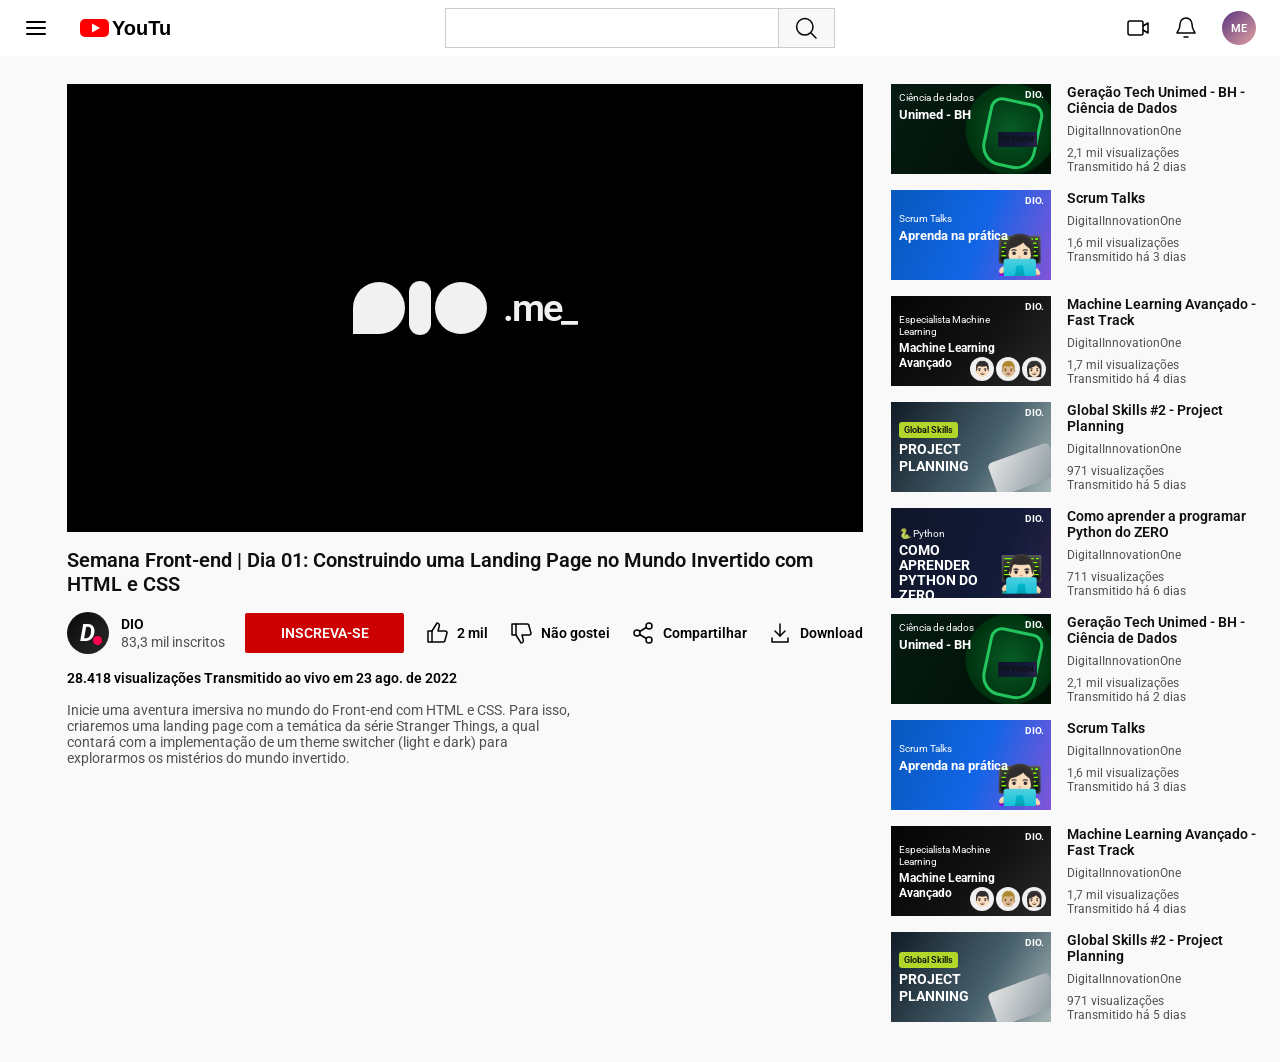
<file: trilha-css-desafio-02-flexbox/index.html>
<!DOCTYPE html>
<html lang="pt-BR">

<head>
  <meta charset="UTF-8">
  <meta name="viewport" content="width=device-width, initial-scale=1.0">

  <title>YouTube - Assistindo Vídeo</title>

  <link rel="stylesheet" href="styles.css">

  <link rel="preconnect" href="https://fonts.googleapis.com">
  <link href="https://fonts.googleapis.com/css2?family=Roboto:wght@400;500;600;700&display=swap" rel="stylesheet">
</head>

<body>

  <!-- Cabeçalho -->
  <header class="header">

    <!-- Área esquerda -->
    <div class="header-left">

      <button class="icon-button menu-button" aria-label="Menu">
        <svg viewBox="0 0 24 24">
          <path d="M3 6h18M3 12h18M3 18h18" />
        </svg>
      </button>

      <a href="#" class="youtube-logo" aria-label="YouTube">
        <svg class="youtube-symbol" viewBox="0 0 90 24">
          <rect x="0" y="3" width="29" height="18" rx="5" fill="#FF0000" />
          <path d="M12 7.5L20 12L12 16.5V7.5Z" fill="#FFFFFF" />

          <text x="32" y="19" font-family="Arial, sans-serif" font-size="20" font-weight="700"
            fill="#000000">YouTube</text>
        </svg>
      </a>

    </div>

    <!-- Área central: pesquisa -->
    <div class="header-center">

      <form class="search-form">

        <input type="search" class="search-input" aria-label="Pesquisar">

        <button type="submit" class="search-button" aria-label="Pesquisar">
          <svg viewBox="0 0 24 24">
            <circle cx="10.8" cy="10.8" r="8.2" />
            <path d="m17 17 5 5" />
          </svg>
        </button>

      </form>

    </div>

    <!-- Área direita -->
    <div class="header-right">

      <button class="icon-button" aria-label="Criar vídeo">
        <svg viewBox="0 0 24 24">
          <rect x="2" y="5" width="15" height="14" rx="2" />
          <path d="m17 10 5-3v10l-5-3" />
        </svg>
      </button>

      <button class="icon-button" aria-label="Notificações">
        <svg viewBox="0 0 24 24">
          <path d="M18 8a6 6 0 0 0-12 0c0 7-3 7-3 9h18c0-2-3-2-3-9" />
          <path d="M10 21h4" />
        </svg>
      </button>

      <button class="profile-button" aria-label="Perfil">
        <span class="profile-avatar">ME</span>
      </button>

    </div>

  </header>


  <!-- Conteúdo da página -->
  <main class="page-content">

    <!-- Área de visualização do vídeo -->
    <section class="watching-video">

      <!-- Player -->
      <div class="video-player">

        <div class="dio-logo">
          <span class="dio-symbol">
            <span class="dio-shape dio-shape-one"></span>
            <span class="dio-shape dio-shape-two"></span>
            <span class="dio-shape dio-shape-three"></span>
          </span>

          <span class="dio-text">.me_</span>
        </div>

      </div>


      <!-- Título -->
      <h1 class="video-title">
        Semana Front-end | Dia 01: Construindo uma Landing Page no
        Mundo Invertido com HTML e CSS
      </h1>


      <!-- Informações e ações -->
      <div class="video-actions">

        <!-- Informações do canal -->
        <div class="channel-info">

          <div class="channel-avatar">
            <span class="channel-avatar-symbol">D</span>
            <span class="channel-avatar-dot"></span>
          </div>

          <div class="channel-details">
            <span class="channel-name">DIO</span>
            <span class="channel-subscribers">
              83,3 mil inscritos
            </span>
          </div>

        </div>


        <!-- Inscrição -->
        <button class="subscribe-button">
          INSCREVA-SE
        </button>


        <!-- Curtidas -->
        <button class="action-button like-button">

          <svg viewBox="0 0 24 24">
            <path d="M7 10v11H3V10h4Z" />
            <path d="M7 10l5-8c2 0 3 2 2 4l-1 4h7a2 2 0 0 1 2 2l-2 7a2 2 0 0 1-2 2H7" />
          </svg>

          <span>2 mil</span>

        </button>


        <!-- Não gostei -->
        <button class="action-button dislike-button">

          <svg viewBox="0 0 24 24">
            <path d="M7 14V3H3v11h4Z" />
            <path d="M7 14l5 8c2 0 3-2 2-4l-1-4h7a2 2 0 0 0 2-2l-2-7a2 2 0 0 0-2-2H7" />
          </svg>

          <span>Não gostei</span>

        </button>


        <!-- Compartilhar -->
        <button class="action-button share-button">

          <svg viewBox="0 0 24 24">
            <circle cx="18" cy="5" r="3" />
            <circle cx="6" cy="12" r="3" />
            <circle cx="18" cy="19" r="3" />

            <path d="m8.7 10.5 6.6-4" />
            <path d="m8.7 13.5 6.6 4" />
          </svg>

          <span>Compartilhar</span>

        </button>


        <!-- Download -->
        <button class="action-button download-button">

          <svg viewBox="0 0 24 24">
            <path d="M12 3v12" />
            <path d="m7 10 5 5 5-5" />
            <path d="M4 17v4h16v-4" />
          </svg>

          <span>Download</span>

        </button>

      </div>


      <!-- Descrição -->
      <div class="video-description">

        <p class="video-views">
          28.418 visualizações
          Transmitido ao vivo em 23 ago. de 2022
        </p>

        <p class="video-description-text">
          Inicie uma aventura imersiva no mundo do Front-end com
          HTML e CSS. Para isso, criaremos uma landing page com a
          temática da série Stranger Things, a qual contará com a
          implementação de um theme switcher (light e dark) para
          explorarmos os mistérios do mundo invertido.
        </p>

      </div>

    </section>


    <!-- Barra lateral de vídeos recomendados -->
    <aside class="sidebar">

      <!-- Vídeo 1 -->
      <article class="recommended-video">

        <div class="thumbnail thumbnail-data">

          <div class="thumbnail-brand">DIO.</div>

          <div class="thumbnail-content">
            <span>Ciência de dados</span>
            <strong>Unimed - BH</strong>
          </div>

          <div class="thumbnail-python">PYTHON</div>

        </div>

        <div class="recommended-info">

          <h2>
            Geração Tech Unimed - BH - Ciência de Dados
          </h2>

          <p class="recommended-channel">
            DigitalInnovationOne
          </p>

          <p class="recommended-stats">
            2,1 mil visualizações<br>
            Transmitido há 2 dias
          </p>

        </div>

      </article>


      <!-- Vídeo 2 -->
      <article class="recommended-video">

        <div class="thumbnail thumbnail-scrum">

          <div class="thumbnail-brand">DIO.</div>

          <div class="thumbnail-content">
            <span>Scrum Talks</span>
            <strong>Aprenda na prática</strong>
          </div>

          <div class="thumbnail-person">👩🏻‍💻</div>

        </div>

        <div class="recommended-info">

          <h2>Scrum Talks</h2>

          <p class="recommended-channel">
            DigitalInnovationOne
          </p>

          <p class="recommended-stats">
            1,6 mil visualizações<br>
            Transmitido há 3 dias
          </p>

        </div>

      </article>


      <!-- Vídeo 3 -->
      <article class="recommended-video">

        <div class="thumbnail thumbnail-machine">

          <div class="thumbnail-brand">DIO.</div>

          <div class="thumbnail-content">
            <span>Especialista Machine Learning</span>
            <strong>Machine Learning Avançado</strong>
          </div>

          <div class="thumbnail-people">
            <span>👨🏻</span>
            <span>👨🏼</span>
            <span>👩🏻</span>
          </div>

        </div>

        <div class="recommended-info">

          <h2>
            Machine Learning Avançado - Fast Track
          </h2>

          <p class="recommended-channel">
            DigitalInnovationOne
          </p>

          <p class="recommended-stats">
            1,7 mil visualizações<br>
            Transmitido há 4 dias
          </p>

        </div>

      </article>


      <!-- Vídeo 4 -->
      <article class="recommended-video">

        <div class="thumbnail thumbnail-planning">

          <div class="thumbnail-brand">DIO.</div>

          <div class="thumbnail-content">
            <span>Global Skills</span>
            <strong>PROJECT PLANNING</strong>
          </div>

          <div class="planning-decoration"></div>

        </div>

        <div class="recommended-info">

          <h2>
            Global Skills #2 - Project Planning
          </h2>

          <p class="recommended-channel">
            DigitalInnovationOne
          </p>

          <p class="recommended-stats">
            971 visualizações<br>
            Transmitido há 5 dias
          </p>

        </div>

      </article>


      <!-- Vídeo 5 -->
      <article class="recommended-video">

        <div class="thumbnail thumbnail-python">

          <div class="thumbnail-brand">DIO.</div>

          <div class="thumbnail-content">
            <span>🐍 Python</span>
            <strong>COMO APRENDER PYTHON DO ZERO</strong>
          </div>

          <div class="python-person">👨🏻‍💻</div>

        </div>

        <div class="recommended-info">

          <h2>
            Como aprender a programar Python do ZERO
          </h2>

          <p class="recommended-channel">
            DigitalInnovationOne
          </p>

          <p class="recommended-stats">
            711 visualizações<br>
            Transmitido há 6 dias
          </p>

        </div>

      </article>


      <!-- Vídeo 6 -->
      <article class="recommended-video">

        <div class="thumbnail thumbnail-data">

          <div class="thumbnail-brand">DIO.</div>

          <div class="thumbnail-content">
            <span>Ciência de dados</span>
            <strong>Unimed - BH</strong>
          </div>

          <div class="thumbnail-python">PYTHON</div>

        </div>

        <div class="recommended-info">

          <h2>
            Geração Tech Unimed - BH - Ciência de Dados
          </h2>

          <p class="recommended-channel">
            DigitalInnovationOne
          </p>

          <p class="recommended-stats">
            2,1 mil visualizações<br>
            Transmitido há 2 dias
          </p>

        </div>

      </article>


      <!-- Vídeo 7 -->
      <article class="recommended-video">

        <div class="thumbnail thumbnail-scrum">

          <div class="thumbnail-brand">DIO.</div>

          <div class="thumbnail-content">
            <span>Scrum Talks</span>
            <strong>Aprenda na prática</strong>
          </div>

          <div class="thumbnail-person">👩🏻‍💻</div>

        </div>

        <div class="recommended-info">

          <h2>Scrum Talks</h2>

          <p class="recommended-channel">
            DigitalInnovationOne
          </p>

          <p class="recommended-stats">
            1,6 mil visualizações<br>
            Transmitido há 3 dias
          </p>

        </div>

      </article>


      <!-- Vídeo 8 -->
      <article class="recommended-video">

        <div class="thumbnail thumbnail-machine">

          <div class="thumbnail-brand">DIO.</div>

          <div class="thumbnail-content">
            <span>Especialista Machine Learning</span>
            <strong>Machine Learning Avançado</strong>
          </div>

          <div class="thumbnail-people">
            <span>👨🏻</span>
            <span>👨🏼</span>
            <span>👩🏻</span>
          </div>

        </div>

        <div class="recommended-info">

          <h2>
            Machine Learning Avançado - Fast Track
          </h2>

          <p class="recommended-channel">
            DigitalInnovationOne
          </p>

          <p class="recommended-stats">
            1,7 mil visualizações<br>
            Transmitido há 4 dias
          </p>

        </div>

      </article>


      <!-- Vídeo 9 -->
      <article class="recommended-video">

        <div class="thumbnail thumbnail-planning">

          <div class="thumbnail-brand">DIO.</div>

          <div class="thumbnail-content">
            <span>Global Skills</span>
            <strong>PROJECT PLANNING</strong>
          </div>

          <div class="planning-decoration"></div>

        </div>

        <div class="recommended-info">

          <h2>
            Global Skills #2 - Project Planning
          </h2>

          <p class="recommended-channel">
            DigitalInnovationOne
          </p>

          <p class="recommended-stats">
            971 visualizações<br>
            Transmitido há 5 dias
          </p>

        </div>

      </article>

    </aside>

  </main>

</body>

</html>
</file>
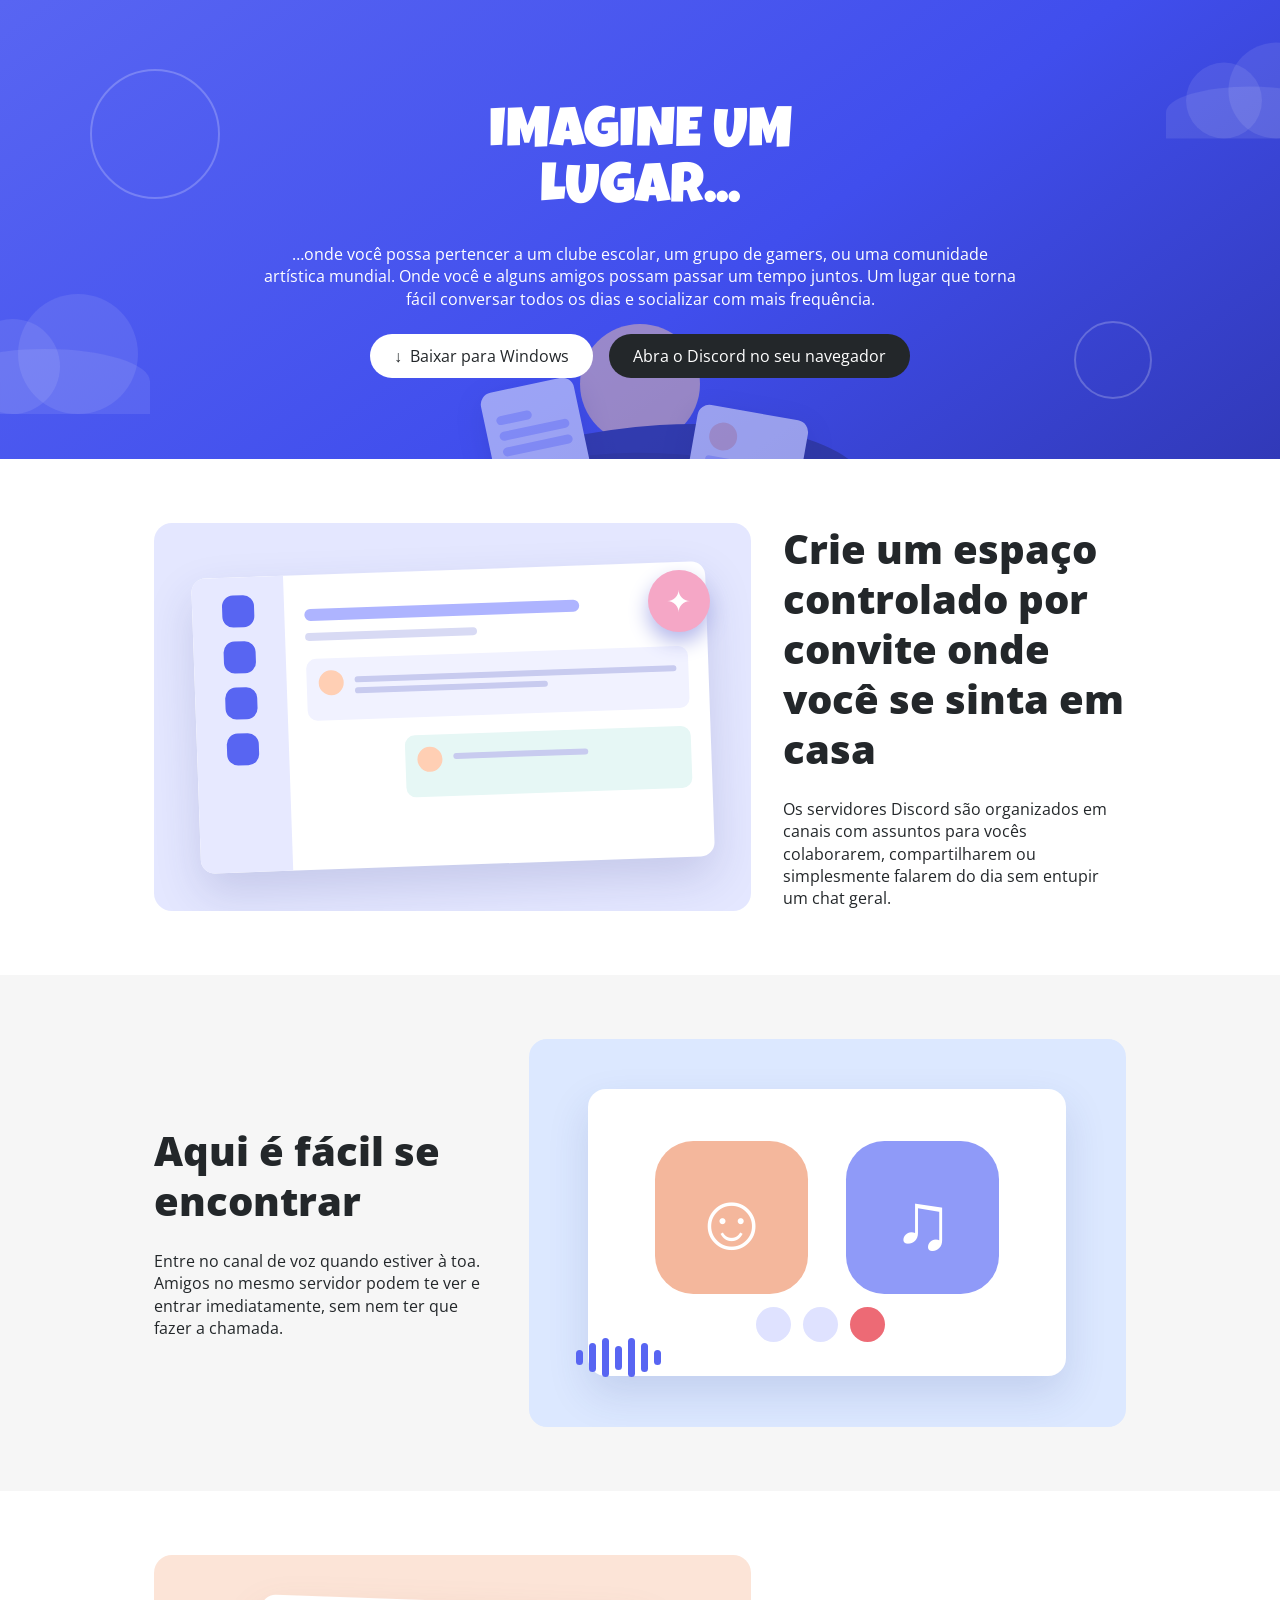
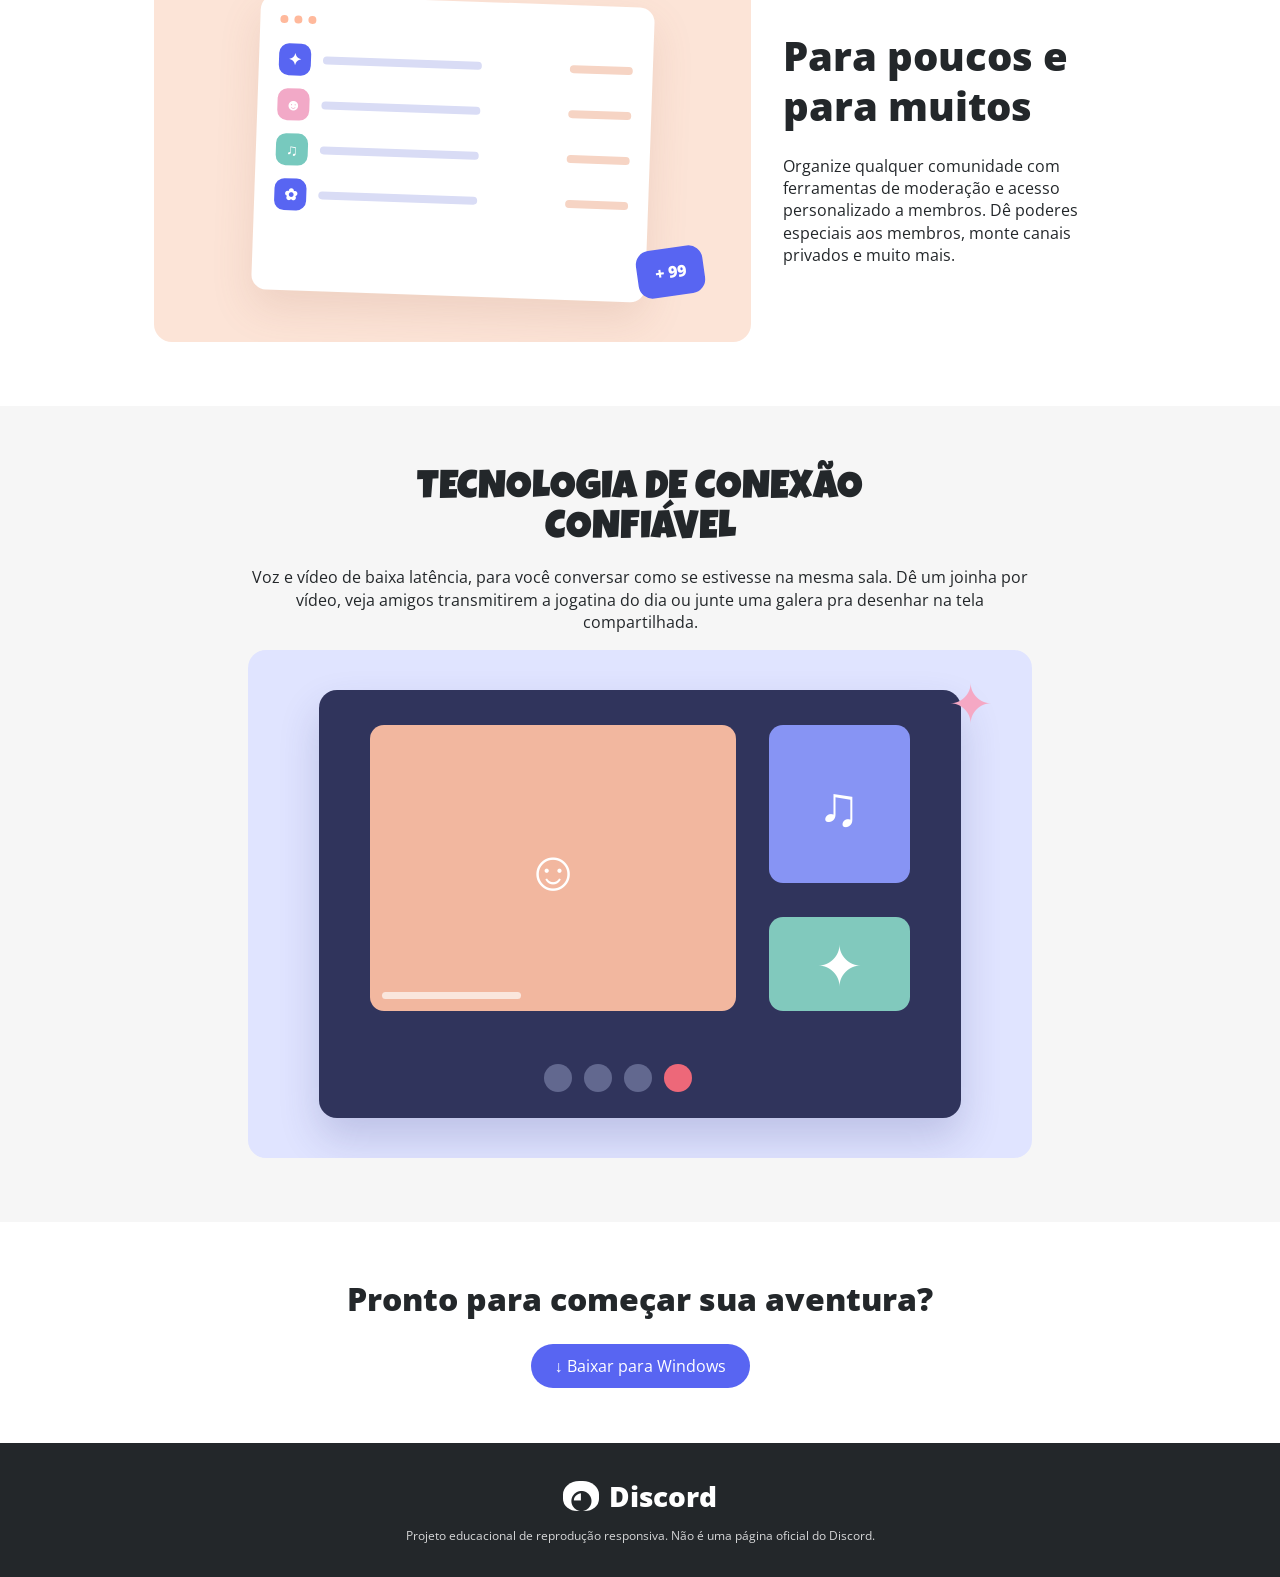
<file: trilha-css-desafio-04-responsividade/index.html>
<!DOCTYPE html>
<html lang="pt-BR">

<head>
  <meta charset="UTF-8">
  <meta name="viewport" content="width=device-width, initial-scale=1.0">
  <meta name="description" content="Reprodução responsiva da página inicial do Discord, desenvolvida com HTML e CSS.">
  <title>Discord — Imagine um lugar</title>
  <link rel="preconnect" href="https://fonts.googleapis.com">
  <link rel="preconnect" href="https://fonts.gstatic.com" crossorigin>
  <link href="https://fonts.googleapis.com/css2?family=Luckiest+Guy&family=Open+Sans:wght@400;600;700;800&display=swap"
    rel="stylesheet">
  <link rel="stylesheet" href="styles.css">
</head>

<body>
  <header class="hero">
    <div class="hero__art" aria-hidden="true">
      <span class="cloud cloud--one"></span>
      <span class="cloud cloud--two"></span>
      <span class="hero-orb hero-orb--one"></span>
      <span class="hero-orb hero-orb--two"></span>
      <div class="hero-scene">
        <div class="scene-sun"></div>
        <div class="scene-hill scene-hill--back"></div>
        <div class="scene-hill scene-hill--front"></div>
        <div class="scene-card scene-card--left"><i></i><i></i><i></i></div>
        <div class="scene-card scene-card--right"><b></b><span></span><span></span></div>
      </div>
    </div>
    <div class="hero__content">
      <h1>Imagine um lugar...</h1>
      <p>…onde você possa pertencer a um clube escolar, um grupo de gamers, ou uma comunidade artística mundial. Onde
        você e alguns amigos possam passar um tempo juntos. Um lugar que torna fácil conversar todos os dias e
        socializar com mais frequência.</p>
      <div class="hero__buttons">
        <a class="button button--light" href="#download"><span aria-hidden="true">↓</span> Baixar para Windows</a>
        <a class="button button--dark" href="#comecar">Abra o Discord no seu navegador</a>
      </div>
    </div>
  </header>

  <main>
    <section class="feature feature--white">
      <div class="feature__visual visual--invite" aria-hidden="true">
        <div class="app-window">
          <div class="app-sidebar"><b></b><b></b><b></b><b></b></div>
          <div class="app-main">
            <div class="app-line app-line--wide"></div>
            <div class="app-line"></div>
            <div class="app-chat"><span></span><i></i><i></i></div>
            <div class="app-chat app-chat--alt"><span></span><i></i></div>
          </div>
        </div>
        <div class="floating-bubble">✦</div>
      </div>
      <div class="feature__copy">
        <h2>Crie um espaço controlado por convite onde você se sinta em casa</h2>
        <p>Os servidores Discord são organizados em canais com assuntos para vocês colaborarem, compartilharem ou
          simplesmente falarem do dia sem entupir um chat geral.</p>
      </div>
    </section>

    <section class="feature feature--gray feature--reverse">
      <div class="feature__visual visual--voice" aria-hidden="true">
        <div class="voice-panel">
          <div class="voice-person voice-person--one"><span>☺</span></div>
          <div class="voice-person voice-person--two"><span>♫</span></div>
          <div class="voice-controls"><i></i><i></i><i></i></div>
        </div>
        <div class="sound-wave"><i></i><i></i><i></i><i></i><i></i><i></i><i></i></div>
      </div>
      <div class="feature__copy">
        <h2>Aqui é fácil se encontrar</h2>
        <p>Entre no canal de voz quando estiver à toa. Amigos no mesmo servidor podem te ver e entrar imediatamente, sem
          nem ter que fazer a chamada.</p>
      </div>
    </section>

    <section class="feature feature--white">
      <div class="feature__visual visual--community" aria-hidden="true">
        <div class="community-board">
          <div class="board-top"><span></span><span></span><span></span></div>
          <div class="board-row"><b>✦</b><span></span><i></i></div>
          <div class="board-row"><b>☻</b><span></span><i></i></div>
          <div class="board-row"><b>♫</b><span></span><i></i></div>
          <div class="board-row"><b>✿</b><span></span><i></i></div>
        </div>
        <div class="community-badge">+ 99</div>
      </div>
      <div class="feature__copy">
        <h2>Para poucos e para muitos</h2>
        <p>Organize qualquer comunidade com ferramentas de moderação e acesso personalizado a membros. Dê poderes
          especiais aos membros, monte canais privados e muito mais.</p>
      </div>
    </section>

    <section class="feature feature--gray feature--reliable">
      <div class="feature__copy">
        <h2 class="feature__eyebrow">Tecnologia de conexão confiável</h2>
        <p>Voz e vídeo de baixa latência, para você conversar como se estivesse na mesma sala. Dê um joinha por vídeo,
          veja amigos transmitirem a jogatina do dia ou junte uma galera pra desenhar na tela compartilhada.</p>
      </div>
      <div class="feature__visual visual--video" aria-hidden="true">
        <div class="video-screen">
          <div class="video-tile video-tile--large"><span>☺</span><i></i></div>
          <div class="video-tile video-tile--small"><span>♫</span></div>
          <div class="video-tile video-tile--tiny"><span>✦</span></div>
          <div class="video-toolbar"><b></b><b></b><b></b><b></b></div>
        </div>
        <div class="video-spark">✦</div>
      </div>
    </section>

    <section class="cta" id="comecar">
      <h2>Pronto para começar sua aventura?</h2>
      <a class="button button--blue" id="download" href="https://discord.com/download">↓ Baixar para Windows</a>
    </section>
  </main>

  <footer class="footer">
    <a class="footer__brand" href="#" aria-label="Discord - início"><span
        class="brand-mark">◕</span><span>Discord</span></a>
    <p>Projeto educacional de reprodução responsiva. Não é uma página oficial do Discord.</p>
  </footer>
</body>

</html>
</file>
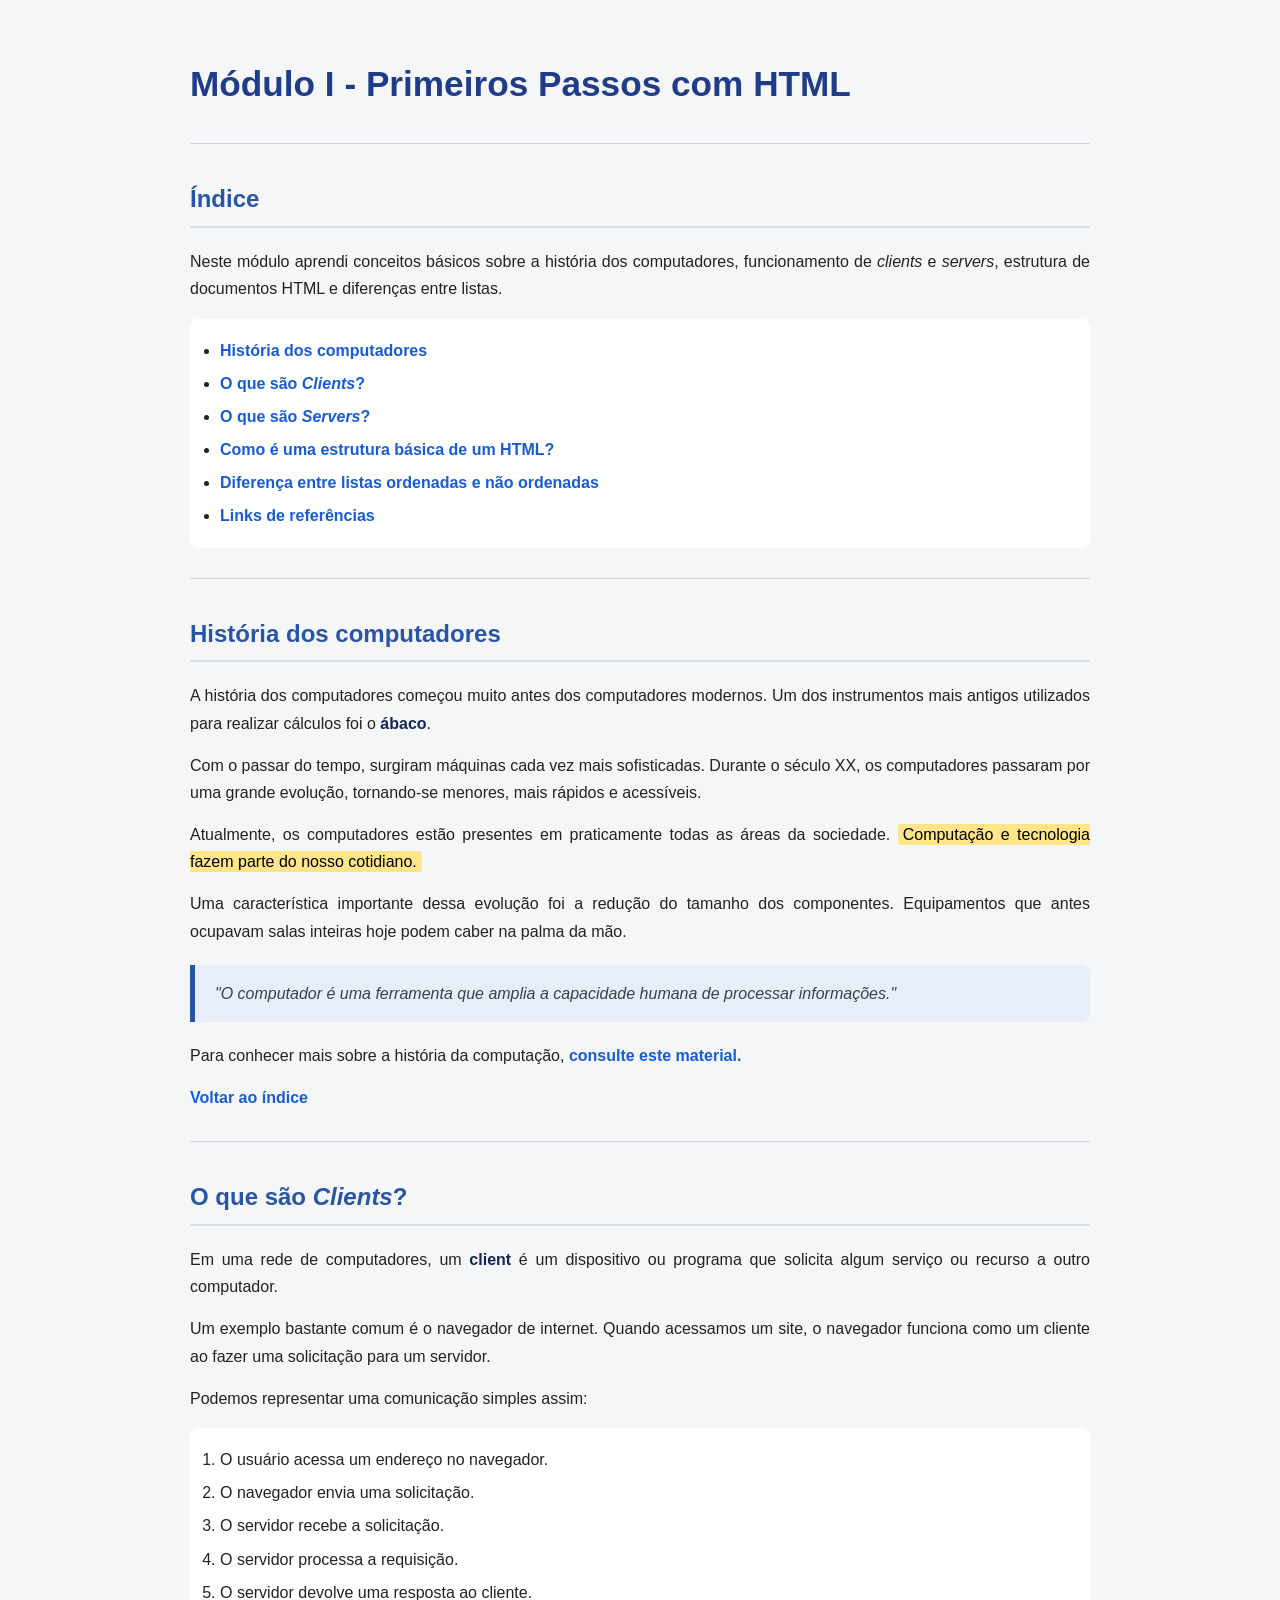
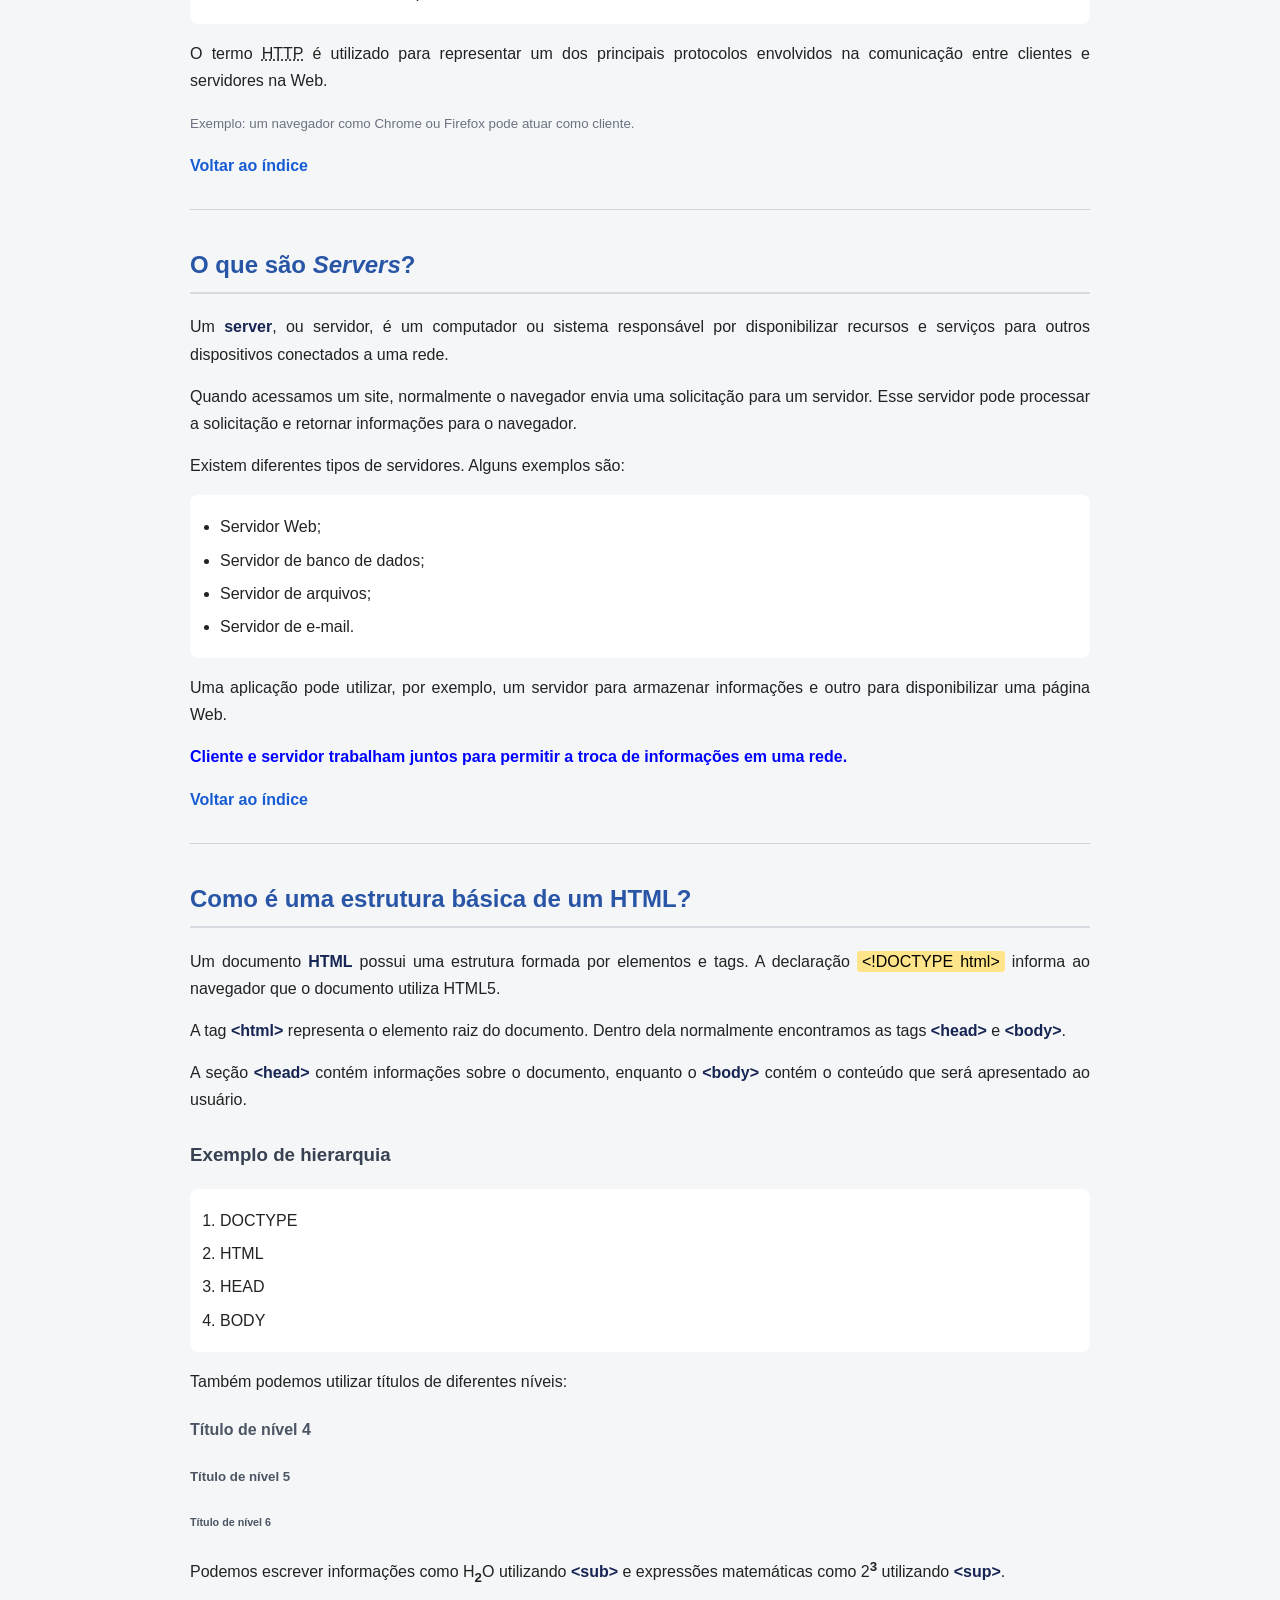
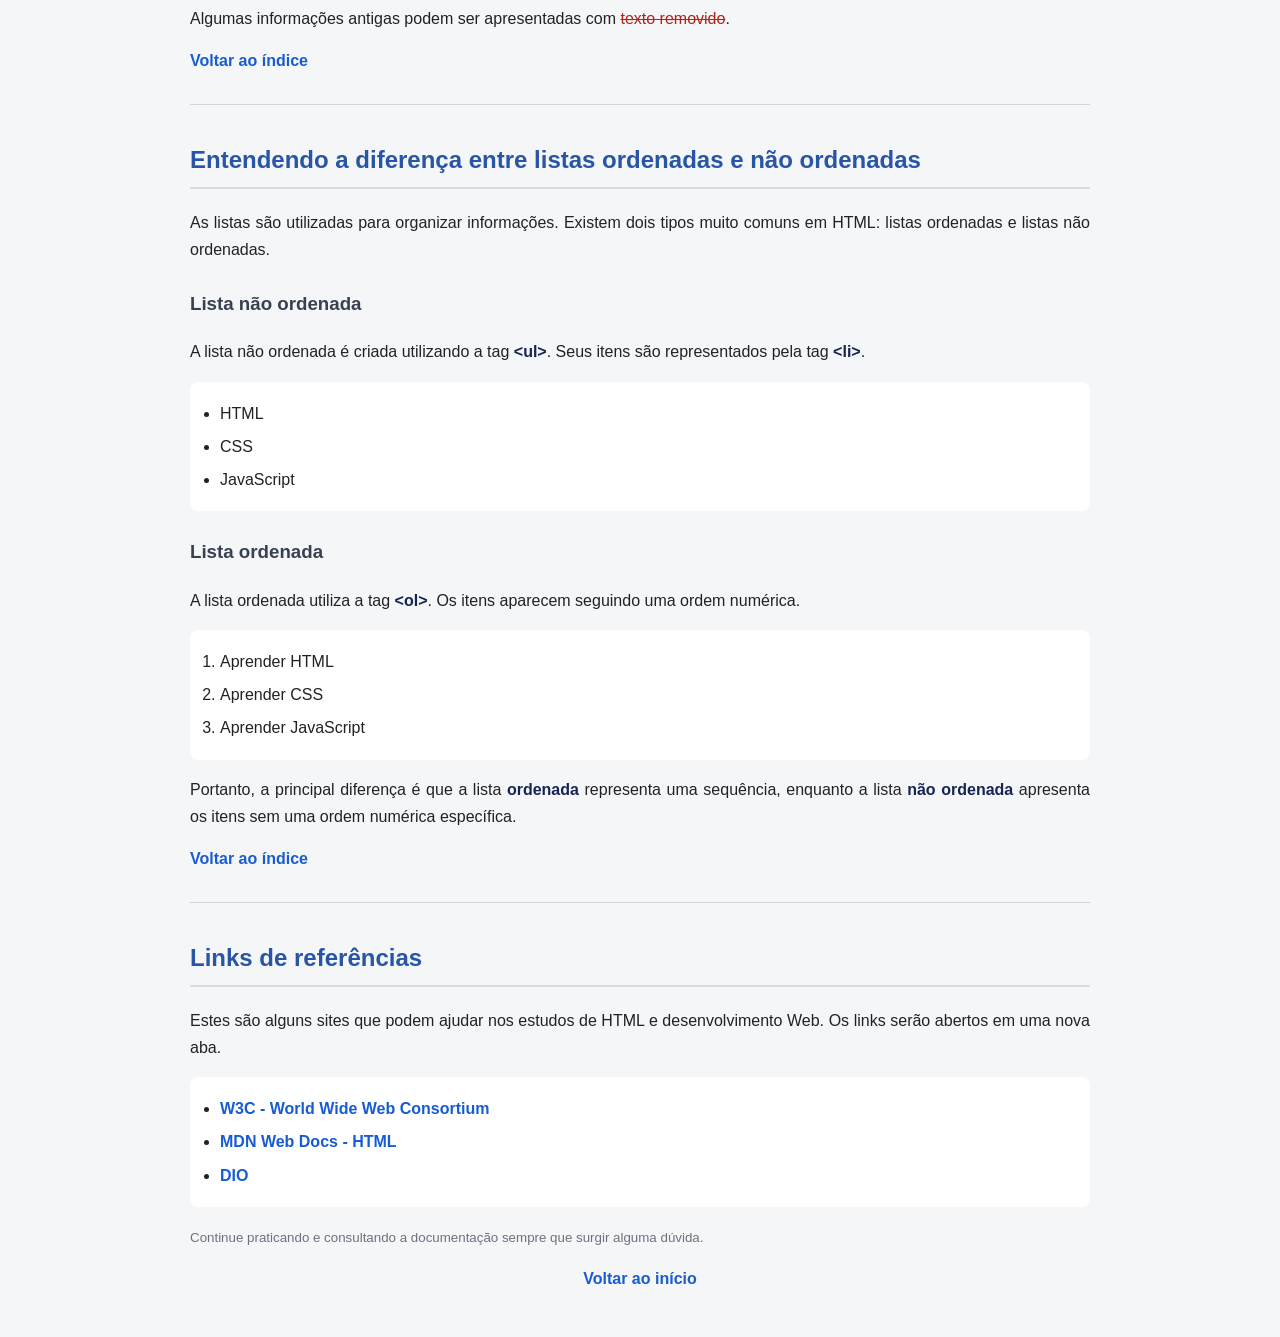
<file: trilha-html-modulo-1/index.html>
<!DOCTYPE html>

<html lang="pt-BR">

<head>
  <meta charset="UTF-8">
  <meta http-equiv="X-UA-Compatible" content="IE=edge">
  <meta name="viewport" content="width=device-width, initial-scale=1.0">

  <title>Página - Módulo I - Primeiros Passos com HTML</title>

  <style>
    html {
      scroll-behavior: smooth;
    }

    body {
      max-width: 900px;
      margin: 0 auto;
      padding: 30px 20px;
      font-family: Arial, Helvetica, sans-serif;
      line-height: 1.7;
      background-color: #f4f6f8;
      color: #222;
    }

    h1 {
      margin-bottom: 10px;
      color: #1f3c88;
      font-size: 2.2rem;
    }

    h2 {
      margin-top: 35px;
      color: #2855a6;
      border-bottom: 2px solid #d7dce2;
      padding-bottom: 6px;
    }

    h3 {
      margin-top: 25px;
      color: #374151;
    }

    h4,
    h5,
    h6 {
      color: #4b5563;
    }

    p {
      margin: 15px 0;
      text-align: justify;
    }

    ul,
    ol {
      padding-left: 30px;
      background-color: #fff;
      border-radius: 8px;
      padding-top: 12px;
      padding-bottom: 12px;
    }

    li {
      margin: 6px 0;
    }

    a {
      color: #175cd3;
      text-decoration: none;
      font-weight: bold;
    }

    a:hover {
      text-decoration: underline;
    }

    mark {
      background-color: #ffe58a;
      padding: 2px 5px;
      border-radius: 3px;
    }

    strong {
      color: #172554;
    }

    blockquote {
      margin: 20px 0;
      padding: 15px 20px;
      border-left: 5px solid #2855a6;
      background-color: #e8eef9;
      color: #374151;
      font-style: italic;
      border-radius: 0 8px 8px 0;
    }

    hr {
      margin: 30px 0;
      border: 0;
      border-top: 1px solid #d1d5db;
    }

    small {
      color: #6b7280;
    }

    abbr {
      cursor: help;
      text-decoration: underline dotted;
    }

    del {
      color: #b42318;
    }

    font {
      font-weight: bold;
    }

    sub,
    sup {
      font-weight: bold;
    }

    body>p:last-child {
      text-align: center;
    }

    @media (max-width: 600px) {
      body {
        padding: 20px 15px;
        font-size: 15px;
      }

      h1 {
        font-size: 1.8rem;
      }

      h2 {
        font-size: 1.4rem;
      }

      h3 {
        font-size: 1.2rem;
      }

      ul,
      ol {
        padding-left: 25px;
      }

      blockquote {
        margin-left: 5px;
        margin-right: 5px;
      }
    }
  </style>

</head>

<body>

  <h1 id="inicio">Módulo I - Primeiros Passos com HTML</h1>

  <hr>

  <h2>Índice</h2>

  <p>
    Neste módulo aprendi conceitos básicos sobre a história dos computadores,
    funcionamento de <i>clients</i> e <i>servers</i>, estrutura de documentos
    HTML e diferenças entre listas.
  </p>

  <ul>
    <li><a href="#historia">História dos computadores</a></li>
    <li><a href="#clients">O que são <i>Clients</i>?</a></li>
    <li><a href="#servers">O que são <i>Servers</i>?</a></li>
    <li><a href="#html">Como é uma estrutura básica de um HTML?</a></li>
    <li><a href="#listas">Diferença entre listas ordenadas e não ordenadas</a></li>
    <li><a href="#referencias">Links de referências</a></li>
  </ul>

  <hr>

  <h2 id="historia">História dos computadores</h2>

  <p>
    A história dos computadores começou muito antes dos computadores modernos.
    Um dos instrumentos mais antigos utilizados para realizar cálculos foi o
    <strong>ábaco</strong>.
  </p>

  <p>
    Com o passar do tempo, surgiram máquinas cada vez mais sofisticadas.
    Durante o século XX, os computadores passaram por uma grande evolução,
    tornando-se menores, mais rápidos e acessíveis.
  </p>

  <p>
    Atualmente, os computadores estão presentes em praticamente todas as áreas
    da sociedade.
    <mark>Computação e tecnologia fazem parte do nosso cotidiano.</mark>
  </p>

  <p>
    Uma característica importante dessa evolução foi a redução do tamanho dos
    componentes. Equipamentos que antes ocupavam salas inteiras hoje podem caber
    na palma da mão.
  </p>

  <blockquote>
    "O computador é uma ferramenta que amplia a capacidade humana de processar
    informações."
  </blockquote>

  <p>
    Para conhecer mais sobre a história da computação,
    <a href="https://pt.wikipedia.org/wiki/Hist%C3%B3ria_da_computa%C3%A7%C3%A3o" target="_blank">
      consulte este material.
    </a>
  </p>

  <p>
    <a href="#inicio">Voltar ao índice</a>
  </p>

  <hr>

  <h2 id="clients">O que são <i>Clients</i>?</h2>

  <p>
    Em uma rede de computadores, um <strong>client</strong> é um dispositivo
    ou programa que solicita algum serviço ou recurso a outro computador.
  </p>

  <p>
    Um exemplo bastante comum é o navegador de internet. Quando acessamos um
    site, o navegador funciona como um cliente ao fazer uma solicitação para
    um servidor.
  </p>

  <p>
    Podemos representar uma comunicação simples assim:
  </p>

  <ol>
    <li>O usuário acessa um endereço no navegador.</li>
    <li>O navegador envia uma solicitação.</li>
    <li>O servidor recebe a solicitação.</li>
    <li>O servidor processa a requisição.</li>
    <li>O servidor devolve uma resposta ao cliente.</li>
  </ol>

  <p>
    O termo
    <abbr title="Hypertext Transfer Protocol">HTTP</abbr>
    é utilizado para representar um dos principais protocolos envolvidos
    na comunicação entre clientes e servidores na Web.
  </p>

  <p>
    <small>
      Exemplo: um navegador como Chrome ou Firefox pode atuar como cliente.
    </small>
  </p>

  <p>
    <a href="#inicio">Voltar ao índice</a>
  </p>

  <hr>

  <h2 id="servers">O que são <i>Servers</i>?</h2>

  <p>
    Um <strong>server</strong>, ou servidor, é um computador ou sistema
    responsável por disponibilizar recursos e serviços para outros dispositivos
    conectados a uma rede.
  </p>

  <p>
    Quando acessamos um site, normalmente o navegador envia uma solicitação
    para um servidor. Esse servidor pode processar a solicitação e retornar
    informações para o navegador.
  </p>

  <p>
    Existem diferentes tipos de servidores. Alguns exemplos são:
  </p>

  <ul>
    <li>Servidor Web;</li>
    <li>Servidor de banco de dados;</li>
    <li>Servidor de arquivos;</li>
    <li>Servidor de e-mail.</li>
  </ul>

  <p>
    Uma aplicação pode utilizar, por exemplo, um servidor para armazenar
    informações e outro para disponibilizar uma página Web.
  </p>

  <p>
    <font color="blue">
      Cliente e servidor trabalham juntos para permitir a troca de
      informações em uma rede.
    </font>
  </p>

  <p>
    <a href="#inicio">Voltar ao índice</a>
  </p>

  <hr>

  <h2 id="html">Como é uma estrutura básica de um HTML?</h2>

  <p>
    Um documento <strong>HTML</strong> possui uma estrutura formada por
    elementos e tags. A declaração
    <mark>&lt;!DOCTYPE html&gt;</mark>
    informa ao navegador que o documento utiliza HTML5.
  </p>

  <p>
    A tag <strong>&lt;html&gt;</strong> representa o elemento raiz do documento.
    Dentro dela normalmente encontramos as tags
    <strong>&lt;head&gt;</strong> e <strong>&lt;body&gt;</strong>.
  </p>

  <p>
    A seção <strong>&lt;head&gt;</strong> contém informações sobre o documento,
    enquanto o <strong>&lt;body&gt;</strong> contém o conteúdo que será
    apresentado ao usuário.
  </p>

  <h3>Exemplo de hierarquia</h3>

  <ol>
    <li>DOCTYPE</li>
    <li>HTML</li>
    <li>HEAD</li>
    <li>BODY</li>
  </ol>

  <p>
    Também podemos utilizar títulos de diferentes níveis:
  </p>

  <h4>Título de nível 4</h4>
  <h5>Título de nível 5</h5>
  <h6>Título de nível 6</h6>

  <p>
    Podemos escrever informações como H<sub>2</sub>O utilizando
    <strong>&lt;sub&gt;</strong> e expressões matemáticas como
    2<sup>3</sup> utilizando <strong>&lt;sup&gt;</strong>.
  </p>

  <p>
    Algumas informações antigas podem ser apresentadas com
    <del>texto removido</del>.
  </p>

  <p>
    <a href="#inicio">Voltar ao índice</a>
  </p>

  <hr>

  <h2 id="listas">
    Entendendo a diferença entre listas ordenadas e não ordenadas
  </h2>

  <p>
    As listas são utilizadas para organizar informações. Existem dois tipos
    muito comuns em HTML: listas ordenadas e listas não ordenadas.
  </p>

  <h3>Lista não ordenada</h3>

  <p>
    A lista não ordenada é criada utilizando a tag
    <strong>&lt;ul&gt;</strong>. Seus itens são representados pela tag
    <strong>&lt;li&gt;</strong>.
  </p>

  <ul>
    <li>HTML</li>
    <li>CSS</li>
    <li>JavaScript</li>
  </ul>

  <h3>Lista ordenada</h3>

  <p>
    A lista ordenada utiliza a tag <strong>&lt;ol&gt;</strong>.
    Os itens aparecem seguindo uma ordem numérica.
  </p>

  <ol>
    <li>Aprender HTML</li>
    <li>Aprender CSS</li>
    <li>Aprender JavaScript</li>
  </ol>

  <p>
    Portanto, a principal diferença é que a lista
    <strong>ordenada</strong> representa uma sequência, enquanto a lista
    <strong>não ordenada</strong> apresenta os itens sem uma ordem numérica
    específica.
  </p>

  <p>
    <a href="#inicio">Voltar ao índice</a>
  </p>

  <hr>

  <h2 id="referencias">Links de referências</h2>

  <p>
    Estes são alguns sites que podem ajudar nos estudos de HTML e
    desenvolvimento Web. Os links serão abertos em uma nova aba.
  </p>

  <ul>
    <li>
      <a href="https://www.w3.org/" target="_blank">
        W3C - World Wide Web Consortium
      </a>
    </li>

    <li>
      <a href="https://developer.mozilla.org/pt-BR/docs/Web/HTML" target="_blank">
        MDN Web Docs - HTML
      </a>
    </li>

    <li>
      <a href="https://www.dio.me/" target="_blank">
        DIO
      </a>
    </li>
  </ul>

  <p>
    <small>
      Continue praticando e consultando a documentação sempre que surgir
      alguma dúvida.
    </small>
  </p>

  <p>
    <a href="#inicio">Voltar ao início</a>
  </p>

</body>

</html>
</file>
<file: trilha-css-desafio-02-flexbox/styles.css>
/* ==============================
   RESET E CONFIGURAÇÕES GERAIS
============================== */

* {
    margin: 0;
    padding: 0;
    box-sizing: border-box;
}

:root {
    --background: #f9f9f9;
    --white: #ffffff;
    --black: #000000;
    --text-primary: #0f0f0f;
    --text-secondary: #515151;
    --border: #cccccc;
    --youtube-red: #cc0000;
}

body {
    font-family: "Roboto", Arial, sans-serif;
    background-color: var(--background);
    color: var(--text-primary);
    min-height: 100vh;
}

button {
    font-family: inherit;
    cursor: pointer;
    border: none;
    background: none;
}

svg {
    width: 24px;
    height: 24px;
    fill: none;
    stroke: currentColor;
    stroke-width: 1.5;
    stroke-linecap: round;
    stroke-linejoin: round;
}


/* ==============================
   CABEÇALHO
============================== */

.header {
    width: 100%;
    height: 56px;

    display: flex;
    align-items: center;
    justify-content: space-between;

    padding: 0 24px;
    gap: 32px;

    background-color: var(--white);

    position: sticky;
    top: 0;
    z-index: 10;
}


/* Área esquerda */

.header-left {
    display: flex;
    align-items: center;
    gap: 32px;

    flex: 1;
    min-width: 146px;
}

.icon-button {
    width: 24px;
    height: 24px;

    display: flex;
    align-items: center;
    justify-content: center;

    color: var(--black);
    flex-shrink: 0;
}

.icon-button svg {
    width: 24px;
    height: 24px;
}

.menu-button svg {
    stroke-width: 2;
}

.youtube-logo {
    width: 90px;
    height: 24px;

    display: flex;
    align-items: center;

    text-decoration: none;
    flex-shrink: 0;
}

.youtube-symbol {
    width: 90px;
    height: 24px;

    stroke: none;
}


/* Área central */

.header-center {
    display: flex;
    justify-content: center;
    align-items: center;

    flex: 1;
    max-width: 404px;
}

.search-form {
    display: flex;
    align-items: center;

    width: 100%;
    height: 40px;
}

.search-input {
    width: 100%;
    height: 40px;

    padding: 0 12px;

    border: 1px solid var(--border);
    border-right: none;

    border-radius: 0;
    outline: none;

    background-color: var(--white);

    font-size: 16px;
}

.search-input:focus {
    border-color: #1c62b9;
}

.search-button {
    width: 57px;
    height: 40px;

    display: flex;
    align-items: center;
    justify-content: center;

    flex-shrink: 0;

    border: 1px solid var(--border);
    background-color: #f8f8f8;
}

.search-button:hover {
    background-color: #f0f0f0;
}


/* Área direita */

.header-right {
    display: flex;
    align-items: center;
    justify-content: flex-end;

    gap: 24px;

    flex: 1;
    min-width: 130px;
}

.profile-button {
    width: 34px;
    height: 34px;

    display: flex;
    align-items: center;
    justify-content: center;

    flex-shrink: 0;
}

.profile-avatar {
    width: 34px;
    height: 34px;

    display: flex;
    align-items: center;
    justify-content: center;

    border-radius: 50%;

    background: linear-gradient(135deg, #5b347e, #e2a3a3);

    color: var(--white);
    font-size: 11px;
    font-weight: 600;
}


/* ==============================
   CONTEÚDO PRINCIPAL
============================== */

.page-content {
    width: 100%;

    display: flex;
    align-items: flex-start;

    gap: 28px;

    padding: 28px 24px 40px 5.2%;
}


/* ==============================
   ÁREA DO VÍDEO
============================== */

.watching-video {
    display: flex;
    flex-direction: column;
    align-items: flex-start;

    gap: 16px;

    flex: 1;
    min-width: 0;
    max-width: 952px;
}


/* Player */

.video-player {
    width: 100%;
    aspect-ratio: 16 / 9;

    display: flex;
    align-items: center;
    justify-content: center;

    flex-shrink: 0;

    background-color: #000000;
    overflow: hidden;
}


/* Logo DIO do player */

.dio-logo {
    display: flex;
    align-items: center;
    justify-content: center;

    gap: 8px;

    padding: 20px;

    color: #f1f1f1;
}

.dio-symbol {
    width: 142px;
    height: 70px;

    display: flex;
    align-items: center;

    gap: 4px;

    position: relative;
}

.dio-shape {
    display: block;
    background-color: #f1f1f1;
}

.dio-shape-one {
    width: 52px;
    height: 52px;

    border-radius: 50% 0 50% 50%;

    transform: rotate(180deg);
}

.dio-shape-two {
    width: 22px;
    height: 54px;

    border-radius: 12px;
}

.dio-shape-three {
    width: 52px;
    height: 52px;

    border-radius: 50%;
}

.dio-text {
    font-size: 38px;
    font-weight: 600;
    letter-spacing: -2px;
}


/* ==============================
   TÍTULO DO VÍDEO
============================== */

.video-title {
    width: 100%;

    font-size: 20px;
    line-height: 1.2;
    font-weight: 600;

    color: var(--text-primary);
}


/* ==============================
   AÇÕES DO VÍDEO
============================== */

.video-actions {
    width: 100%;

    display: flex;
    align-items: center;
    justify-content: space-between;

    gap: 16px;
}


/* Informações do canal */

.channel-info {
    display: flex;
    align-items: center;

    gap: 12px;

    flex-shrink: 0;
}

.channel-avatar {
    width: 42px;
    height: 42px;

    display: flex;
    align-items: center;
    justify-content: center;

    position: relative;

    border-radius: 50%;
    overflow: hidden;

    background: linear-gradient(135deg, #090909, #292929);
}

.channel-avatar-symbol {
    color: #ffffff;

    font-size: 24px;
    font-weight: 700;

    font-style: italic;
}

.channel-avatar-dot {
    width: 9px;
    height: 9px;

    position: absolute;
    right: 7px;
    bottom: 9px;

    border-radius: 50%;

    background-color: #ff004f;
}

.channel-details {
    display: flex;
    flex-direction: column;

    gap: 2px;
}

.channel-name {
    font-size: 14px;
    line-height: 16px;
    font-weight: 600;

    color: var(--black);
}

.channel-subscribers {
    font-size: 14px;
    line-height: 16px;
    font-weight: 400;

    color: var(--text-secondary);
}


/* Botão de inscrição */

.subscribe-button {
    min-width: 159px;
    height: 40px;

    display: flex;
    align-items: center;
    justify-content: center;

    padding: 0 16px;

    flex-shrink: 0;

    background-color: var(--youtube-red);
    color: var(--white);

    border-radius: 2px;

    font-size: 14px;
    font-weight: 600;
}

.subscribe-button:hover {
    background-color: #b00000;
}


/* Botões de ação */

.action-button {
    display: flex;
    align-items: center;
    justify-content: center;

    gap: 8px;

    height: 40px;

    color: var(--black);

    white-space: nowrap;

    font-size: 14px;
    font-weight: 600;

    flex-shrink: 0;
}

.action-button svg {
    width: 24px;
    height: 24px;
}

.like-button {
    gap: 8px;
}

.dislike-button {
    gap: 8px;
}

.share-button {
    gap: 8px;
}

.download-button {
    gap: 8px;
}


/* ==============================
   DESCRIÇÃO DO VÍDEO
============================== */

.video-description {
    width: 100%;

    display: flex;
    flex-direction: column;
    align-items: flex-start;

    gap: 16px;
}

.video-views {
    font-size: 14px;
    line-height: 16px;
    font-weight: 600;

    color: var(--black);
}

.video-description-text {
    max-width: 510px;

    font-size: 14px;
    line-height: 16px;
    font-weight: 400;

    color: var(--text-secondary);
}


/* ==============================
   BARRA LATERAL
============================== */

.sidebar {
    width: 100%;
    max-width: 365px;

    display: flex;
    flex-direction: column;

    gap: 16px;

    flex-shrink: 0;
}


/* Cada vídeo recomendado */

.recommended-video {
    width: 100%;

    display: flex;
    align-items: flex-start;

    gap: 16px;
}


/* ==============================
   MINIATURAS
============================== */

.thumbnail {
    width: 160px;
    height: 90px;

    display: flex;
    flex-direction: column;
    justify-content: space-between;

    position: relative;

    overflow: hidden;

    flex-shrink: 0;

    padding: 8px;

    color: #ffffff;
}


/* Marca DIO */

.thumbnail-brand {
    position: absolute;
    top: 5px;
    right: 7px;

    font-size: 10px;
    font-weight: 700;

    color: #ffffff;
}


/* Conteúdo das miniaturas */

.thumbnail-content {
    display: flex;
    flex-direction: column;
    align-items: flex-start;

    gap: 3px;

    position: relative;
    z-index: 1;

    max-width: 125px;
}

.thumbnail-content span {
    font-size: 10px;
    line-height: 12px;
    font-weight: 400;
}

.thumbnail-content strong {
    font-size: 13px;
    line-height: 15px;
    font-weight: 700;
}


/* Miniatura 1: Ciência de dados */

.thumbnail-data {
    background:
        radial-gradient(circle at 75% 50%, #075c26 0, #00310f 35%, transparent 36%),
        linear-gradient(120deg, #061b12, #001004);
}

.thumbnail-data::after {
    content: "";

    width: 48px;
    height: 62px;

    position: absolute;
    right: 12px;
    bottom: 6px;

    border: 3px solid #23c55e;
    border-radius: 12px 12px 20px 20px;

    transform: rotate(12deg);
}

.thumbnail-data .thumbnail-python {
    position: absolute;
    right: 14px;
    bottom: 27px;

    z-index: 1;

    padding: 3px;

    background-color: #ffffff;
    color: #111111;

    font-size: 8px;
    font-weight: 700;
}


/* Miniatura 2: Scrum */

.thumbnail-scrum {
    background:
        linear-gradient(110deg, #0759bd, #1265e6 55%, #8154d8);
}

.thumbnail-scrum .thumbnail-content {
    margin-top: 15px;
}

.thumbnail-person {
    position: absolute;
    right: 8px;
    bottom: 3px;

    font-size: 38px;
}


/* Miniatura 3: Machine Learning */

.thumbnail-machine {
    background:
        linear-gradient(130deg, #050505 0%, #111111 55%, #292929 100%);
}

.thumbnail-machine .thumbnail-content {
    max-width: 105px;
    margin-top: 10px;
}

.thumbnail-machine .thumbnail-content strong {
    font-size: 12px;
}

.thumbnail-people {
    display: flex;
    align-items: center;

    gap: 2px;

    position: absolute;
    right: 5px;
    bottom: 5px;
}

.thumbnail-people span {
    width: 24px;
    height: 24px;

    display: flex;
    align-items: center;
    justify-content: center;

    border-radius: 50%;

    background-color: #f0f0f0;

    font-size: 15px;
}


/* Miniatura 4: Project Planning */

.thumbnail-planning {
    background:
        linear-gradient(120deg, #101b26, #48616d 60%, #a7b5b5);
}

.thumbnail-planning .thumbnail-content {
    margin-top: 12px;
}

.thumbnail-planning .thumbnail-content span {
    padding: 2px 5px;

    border-radius: 3px;

    background-color: #b2d72a;
    color: #111111;

    font-size: 9px;
    font-weight: 600;
}

.thumbnail-planning .thumbnail-content strong {
    font-size: 14px;
    line-height: 17px;
}

.planning-decoration {
    width: 65px;
    height: 35px;

    position: absolute;
    right: -5px;
    bottom: 5px;

    border-radius: 5px;

    background: linear-gradient(135deg, #e5e5e5, #89979e);

    transform: rotate(-20deg);
}


/* Miniatura 5: Python */

.thumbnail-python {
    background:
        linear-gradient(110deg, #101629, #111a38 65%, #292347);
}

.thumbnail-python .thumbnail-content {
    margin-top: 12px;
    max-width: 110px;
}

.thumbnail-python .thumbnail-content strong {
    font-size: 14px;
    line-height: 15px;
}

.python-person {
    position: absolute;
    right: 7px;
    bottom: 3px;

    font-size: 36px;
}


/* ==============================
   INFORMAÇÕES DOS RECOMENDADOS
============================== */

.recommended-info {
    min-width: 0;
    flex: 1;

    display: flex;
    flex-direction: column;
    align-items: flex-start;

    gap: 8px;
}

.recommended-info h2 {
    width: 100%;

    font-size: 14px;
    line-height: 16px;
    font-weight: 600;

    color: var(--text-primary);
}

.recommended-channel {
    width: 100%;

    font-size: 12px;
    line-height: 14px;
    font-weight: 400;

    color: var(--text-secondary);
}

.recommended-stats {
    width: 100%;

    font-size: 12px;
    line-height: 14px;
    font-weight: 400;

    color: var(--text-secondary);
}


/* ==============================
   RESPONSIVIDADE
============================== */

/* Telas menores que 1200px */

@media (max-width: 1200px) {

    .page-content {
        gap: 24px;
        padding-left: 24px;
    }

    .watching-video {
        max-width: none;
    }

    .sidebar {
        max-width: 340px;
    }

    .video-actions {
        flex-wrap: wrap;
        justify-content: flex-start;

        column-gap: 24px;
        row-gap: 12px;
    }

}


/* Tablets */

@media (max-width: 900px) {

    .header {
        gap: 16px;
        padding: 0 16px;
    }

    .header-left {
        gap: 20px;
    }

    .header-right {
        gap: 16px;
    }

    .page-content {
        flex-direction: column;

        padding: 24px;
    }

    .watching-video {
        width: 100%;
    }

    .sidebar {
        width: 100%;
        max-width: none;

        display: grid;
        grid-template-columns: repeat(2, minmax(0, 1fr));

        gap: 20px;
    }

    .recommended-video {
        width: 100%;
    }

    .thumbnail {
        width: 45%;
        max-width: 160px;
    }

}


/* Celulares */

@media (max-width: 600px) {

    .header {
        height: 56px;

        padding: 0 12px;
        gap: 12px;
    }

    .header-left {
        min-width: auto;
        flex: 0 0 auto;

        gap: 16px;
    }

    .youtube-logo {
        width: 80px;
    }

    .youtube-symbol {
        width: 80px;
    }

    .header-center {
        justify-content: flex-end;

        flex: 1;
        min-width: 0;
    }

    .search-form {
        justify-content: flex-end;
    }

    .search-input {
        display: none;
    }

    .search-button {
        width: 36px;
        height: 36px;

        border: none;
        background-color: transparent;
    }

    .header-right {
        min-width: auto;
        flex: 0 0 auto;

        gap: 12px;
    }

    .header-right .icon-button:first-child {
        display: none;
    }

    .page-content {
        padding: 16px 0 24px;
        gap: 24px;
    }

    .watching-video {
        gap: 14px;
    }

    .video-player {
        aspect-ratio: 16 / 9;
    }

    .video-title {
        padding: 0 12px;

        font-size: 18px;
        line-height: 23px;
    }

    .video-actions {
        padding: 0 12px;

        gap: 16px;
    }

    .channel-info {
        width: 100%;
    }

    .subscribe-button {
        min-width: 130px;
    }

    .action-button {
        font-size: 12px;
    }

    .video-description {
        padding: 0 12px;
    }

    .video-description-text {
        max-width: 100%;
    }

    .sidebar {
        display: flex;
        flex-direction: column;

        gap: 20px;

        padding: 0 12px;
    }

    .recommended-video {
        gap: 12px;
    }

    .thumbnail {
        width: 42%;
        height: auto;

        aspect-ratio: 16 / 9;
    }

    .recommended-info {
        gap: 6px;
    }

    .recommended-info h2 {
        font-size: 13px;
        line-height: 16px;
    }

    .recommended-channel,
    .recommended-stats {
        font-size: 11px;
        line-height: 14px;
    }

}


/* Celulares muito estreitos */

@media (max-width: 380px) {

    .header-left {
        gap: 10px;
    }

    .youtube-logo {
        width: 70px;
    }

    .youtube-symbol {
        width: 70px;
    }

    .header-right {
        gap: 8px;
    }

    .profile-avatar {
        width: 30px;
        height: 30px;
    }

    .video-actions {
        column-gap: 14px;
    }

    .thumbnail {
        width: 40%;
    }

    .recommended-video {
        gap: 10px;
    }

}
</file>
<file: trilha-css-desafio-04-responsividade/styles.css>
* {
  box-sizing: border-box;
}

:root {
  --ink: #23272a;
  --gray: #f6f6f6;
  --blue: #5865f2;
  --hero: #404eed;
}

html {
  scroll-behavior: smooth;
}

body {
  margin: 0;
  color: var(--ink);
  background: #fff;
  font-family: "Open Sans", Arial, sans-serif;
}

.hero {
  position: relative;
  isolation: isolate;
  min-height: 459px;
  overflow: hidden;
  display: flex;
  justify-content: center;
  align-items: center;
  padding: 76px 24px 50px;
  color: #fff;
  background: var(--hero);
}

.hero__art {
  position: absolute;
  z-index: -1;
  inset: 0;
  overflow: hidden;
  background: linear-gradient(145deg, #5865f2 0%, #404eed 58%, #3139b8 100%);
}

.cloud {
  position: absolute;
  width: 210px;
  height: 65px;
  border-radius: 60% 60% 0 0;
  background: rgba(255,255,255,.09);
}
.cloud::before, .cloud::after {
  content: "";
  position: absolute;
  bottom: 0;
  border-radius: 50%;
  background: inherit;
}
.cloud::before { width: 95px; height: 95px; left: 25px; }
.cloud::after { width: 120px; height: 120px; right: 12px; }
.cloud--one { left: -60px; bottom: 45px; }
.cloud--two { right: -75px; top: 80px; transform: scale(.8); }

.hero-orb {
  position: absolute;
  display: block;
  border: 2px solid rgba(255,255,255,.22);
  border-radius: 50%;
}
.hero-orb--one { width: 130px; height: 130px; left: 7%; top: 15%; }
.hero-orb--two { width: 78px; height: 78px; right: 10%; bottom: 13%; }

.hero-scene {
  position: absolute;
  width: 450px;
  height: 250px;
  left: 50%;
  bottom: -115px;
  transform: translateX(-50%);
  opacity: .48;
}
.scene-sun {
  position: absolute;
  width: 120px;
  height: 120px;
  border-radius: 50%;
  background: #f9c7a5;
  left: 165px;
  top: 0;
}
.scene-hill {
  position: absolute;
  width: 500px;
  height: 200px;
  border-radius: 50% 50% 0 0;
}
.scene-hill--back { background: #252b75; top: 105px; left: -40px; transform: rotate(-8deg); }
.scene-hill--front { background: #20245e; top: 135px; left: 50px; transform: rotate(9deg); }
.scene-card {
  position: absolute;
  z-index: 1;
  background: #fff;
  border-radius: 12px;
  box-shadow: 0 10px 28px rgba(20,20,70,.22);
}
.scene-card--left { width: 95px; height: 120px; left: 75px; top: 60px; transform: rotate(-12deg); padding: 18px 12px; }
.scene-card--left i { display: block; height: 9px; margin: 7px 0; border-radius: 8px; background: #c7cbff; }
.scene-card--left i:first-child { width: 50%; }
.scene-card--right { width: 112px; height: 90px; right: 62px; top: 88px; transform: rotate(10deg); padding: 15px; }
.scene-card--right b { display: block; width: 28px; height: 28px; border-radius: 50%; background: #ffcfb4; margin-bottom: 7px; }
.scene-card--right span { display: block; height: 6px; margin: 5px 0; border-radius: 5px; background: #c7cbff; }

.hero__content {
  width: min(100%, 757px);
  display: flex;
  flex-direction: column;
  align-items: center;
  gap: 24px;
  text-align: center;
}
.hero h1 {
  max-width: 420px;
  margin: 0;
  font-family: "Luckiest Guy", Impact, cursive;
  font-size: clamp(2.4rem, 5vw, 3.5rem);
  font-weight: 400;
  line-height: 1;
  text-transform: uppercase;
}
.hero p {
  max-width: 757px;
  margin: 0;
  font-size: 16px;
  line-height: 1.4;
}
.hero__buttons {
  display: flex;
  flex-wrap: wrap;
  justify-content: center;
  gap: 16px;
  width: 100%;
}
.button {
  min-height: 44px;
  display: inline-flex;
  align-items: center;
  justify-content: center;
  gap: 8px;
  padding: 0 24px;
  border-radius: 28px;
  text-decoration: none;
  font-size: 16px;
  line-height: 1.4;
  transition: box-shadow .2s ease, transform .2s ease;
}
.button:hover { box-shadow: 0 8px 18px rgba(0,0,0,.18); transform: translateY(-2px); }
.button--light { color: var(--ink); background: #fff; }
.button--dark { color: #fff; background: var(--ink); }
.button--blue { color: #fff; background: var(--blue); }

.feature {
  display: flex;
  align-items: center;
  justify-content: center;
  gap: 32px;
  padding: 64px max(24px, calc((100% - 972px) / 2));
}
.feature--white { background: #fff; }
.feature--gray { background: var(--gray); }
.feature__visual {
  position: relative;
  flex: 0 1 607px;
  width: 100%;
  min-width: 0;
  height: auto;
  aspect-ratio: 607 / 394;
  overflow: hidden;
  border-radius: 18px;
  background: #e4e7ff;
}
.feature__copy {
  flex: 0 1 348px;
  min-width: 0;
}
.feature__copy h2 {
  margin: 0 0 24px;
  font-size: clamp(1.75rem, 3.2vw, 2.5rem);
  line-height: 1.25;
  font-weight: 800;
}
.feature__copy p {
  margin: 0;
  font-size: 16px;
  line-height: 1.4;
}
.feature--reverse { flex-direction: row-reverse; }
.feature--reliable {
  min-height: 744px;
  flex-direction: column;
  gap: 16px;
  padding: 64px 24px;
  text-align: center;
}
.feature--reliable .feature__copy { flex: 0 1 auto; width: min(100%, 802px); }
.feature--reliable .feature__copy h2 {
  max-width: 608px;
  margin: 0 auto 16px;
  font-family: "Luckiest Guy", Impact, cursive;
  font-size: clamp(2rem, 3.2vw, 2.5rem);
  line-height: 1;
  font-weight: 400;
  text-transform: uppercase;
}
.feature--reliable .feature__visual { flex: 0 1 auto; width: min(100%, 784px); }

.app-window {
  position: absolute;
  inset: 12% 7%;
  display: flex;
  overflow: hidden;
  border-radius: 14px;
  background: #fff;
  box-shadow: 0 20px 45px rgba(48,52,130,.17);
  transform: rotate(-2deg);
}
.app-sidebar { width: 18%; padding: 18px 10px; background: #e7e9ff; }
.app-sidebar b { display: block; width: 32px; height: 32px; margin: 0 auto 14px; border-radius: 11px; background: #5865f2; }
.app-main { flex: 1; padding: 22px 20px; }
.app-line { width: 45%; height: 8px; margin: 12px 0; border-radius: 8px; background: #d8daf4; }
.app-line--wide { width: 72%; height: 12px; background: #aeb4ff; }
.app-chat { position: relative; height: 62px; margin-top: 18px; padding: 14px 12px 8px 48px; border-radius: 10px; background: #f1f2ff; }
.app-chat span { position: absolute; left: 12px; top: 12px; width: 25px; height: 25px; border-radius: 50%; background: #ffcfb4; }
.app-chat i { display: block; height: 6px; margin: 5px 0; border-radius: 6px; background: #c8cbef; }
.app-chat i:last-child { width: 60%; }
.app-chat--alt { width: 75%; margin-left: 25%; background: #e6f7f5; }
.floating-bubble { position: absolute; right: 7%; top: 12%; display: grid; place-items: center; width: 62px; height: 62px; border-radius: 50%; color: #fff; background: #f5a7c6; font-size: 30px; box-shadow: 0 10px 20px #b4b8eb; }

.visual--voice { background: #dce8ff; }
.voice-panel { position: absolute; inset: 13% 10%; border-radius: 18px; background: #fff; box-shadow: 0 18px 40px rgba(50,70,140,.15); }
.voice-person { position: absolute; top: 18%; width: 32%; aspect-ratio: 1; display: grid; place-items: center; border-radius: 25%; font-size: clamp(2rem, 7vw, 5rem); color: #fff; }
.voice-person--one { left: 14%; background: #f4b79c; }
.voice-person--two { right: 14%; background: #8f9af8; }
.voice-controls { position: absolute; bottom: 12%; left: 35%; display: flex; gap: 12px; }
.voice-controls i { width: 35px; height: 35px; border-radius: 50%; background: #dfe2ff; }
.voice-controls i:last-child { background: #ed6a75; }
.sound-wave { position: absolute; left: 8%; bottom: 12%; display: flex; align-items: center; gap: 6px; height: 45px; }
.sound-wave i { display: block; width: 7px; border-radius: 5px; background: #5865f2; }
.sound-wave i:nth-child(1), .sound-wave i:nth-child(7) { height: 15px; }
.sound-wave i:nth-child(2), .sound-wave i:nth-child(6) { height: 29px; }
.sound-wave i:nth-child(3), .sound-wave i:nth-child(5) { height: 39px; }
.sound-wave i:nth-child(4) { height: 24px; }

.visual--community { background: #fce4d7; }
.community-board { position: absolute; inset: 12% 17%; padding: 20px; border-radius: 15px; background: #fff; box-shadow: 0 18px 40px rgba(160,100,80,.15); transform: rotate(2deg); }
.board-top { display: flex; gap: 6px; margin-bottom: 20px; }
.board-top span { width: 8px; height: 8px; border-radius: 50%; background: #ffb99c; }
.board-row { display: flex; align-items: center; gap: 12px; margin: 13px 0; }
.board-row b { display: grid; place-items: center; width: 32px; height: 32px; border-radius: 10px; color: #fff; background: #5865f2; }
.board-row:nth-child(3) b { background: #f2a9c7; }
.board-row:nth-child(4) b { background: #77c9be; }
.board-row span { width: 45%; height: 8px; border-radius: 8px; background: #d9dcf5; }
.board-row i { width: 18%; height: 8px; margin-left: auto; border-radius: 8px; background: #f6d4c4; }
.community-badge { position: absolute; right: 8%; bottom: 12%; padding: 13px 18px; border-radius: 14px; color: #fff; background: #5865f2; font-weight: 800; transform: rotate(-8deg); }

.visual--video { background: #e0e4ff; }
.video-screen { position: absolute; inset: 8% 9%; overflow: hidden; border-radius: 18px; background: #30345c; box-shadow: 0 20px 40px rgba(50,55,130,.2); }
.video-tile { position: absolute; display: grid; place-items: center; border-radius: 14px; color: #fff; font-size: clamp(1.5rem, 5vw, 3.5rem); }
.video-tile--large { inset: 8% 35% 25% 8%; background: #f2b79f; }
.video-tile--small { inset: 8% 8% 55% 70%; background: #8794f4; }
.video-tile--tiny { inset: 53% 8% 25% 70%; background: #81c9bd; }
.video-tile i { position: absolute; bottom: 12px; left: 12px; width: 38%; height: 7px; border-radius: 8px; background: rgba(255,255,255,.65); }
.video-toolbar { position: absolute; bottom: 6%; left: 35%; display: flex; gap: 12px; }
.video-toolbar b { width: 28px; height: 28px; border-radius: 50%; background: #62688f; }
.video-toolbar b:last-child { background: #ed6879; }
.video-spark { position: absolute; right: 5%; top: 3%; color: #f5a8c4; font-size: 54px; }

.cta { padding: 55px 24px; text-align: center; background: #fff; }
.cta h2 { margin: 0 0 24px; font-size: clamp(1.5rem, 3vw, 2rem); font-weight: 800; }
.footer { min-height: 134px; display: flex; flex-direction: column; justify-content: center; align-items: center; gap: 12px; padding: 28px 24px; color: #fff; background: var(--ink); text-align: center; }
.footer__brand { display: inline-flex; align-items: center; gap: 10px; color: #fff; font-size: 28px; font-weight: 800; text-decoration: none; }
.brand-mark { display: grid; place-items: center; width: 36px; height: 30px; border-radius: 45% 45% 40% 40%; color: var(--ink); background: #fff; font-size: 25px; }
.footer p { margin: 0; color: #d5d6d7; font-size: 12px; }

@media (max-width: 700px) {
  .hero {
    min-height: 505px;
    justify-content: flex-start;
    align-items: stretch;
    padding: 69px 24px 40px;
  }
  .hero__content { align-items: flex-start; text-align: left; gap: 24px; }
  .hero h1 { max-width: 278px; font-size: 32px; line-height: 1; }
  .hero p { max-width: 100%; line-height: 22px; }
  .hero__buttons { flex-direction: column; align-items: stretch; gap: 16px; }
  .button { width: 100%; min-height: 54px; }
  .hero-scene { left: 60%; bottom: -145px; transform: translateX(-50%) scale(.8); }
  .feature, .feature--reverse {
    flex-direction: column;
    align-items: flex-start;
    gap: 27px;
    padding: 40px 24px;
  }
  .feature__visual { flex: none; width: 100%; aspect-ratio: 379 / 252; border-radius: 12px; }
  .feature__copy { flex: none; width: 100%; }
  .feature__copy h2 { margin-bottom: 20px; font-size: 24px; line-height: 1.38; }
  .feature__copy p { font-size: 16px; line-height: 22px; }
  .feature--reliable { gap: 27px; padding: 40px 24px; text-align: left; }
  .feature--reliable .feature__copy { width: 100%; }
  .feature--reliable .feature__copy h2 { margin: 0 0 20px; font-size: 32px; line-height: 1; }
  .feature--reliable .feature__visual { width: 100%; }
  .community-board { inset: 10% 10%; padding: 12px; }
  .board-row { gap: 8px; margin: 8px 0; }
  .board-row b { width: 25px; height: 25px; }
  .voice-controls i { width: 27px; height: 27px; }
  .cta { padding: 42px 24px; }
  .cta h2 { text-align: left; }
  .footer { min-height: 140px; }
}

@media (max-width: 360px) {
  .hero { padding-right: 18px; padding-left: 18px; }
  .feature, .feature--reverse, .feature--reliable { padding-right: 18px; padding-left: 18px; }
  .hero h1 { font-size: 30px; }
  .button { padding: 0 14px; font-size: 14px; }
}
</file>
